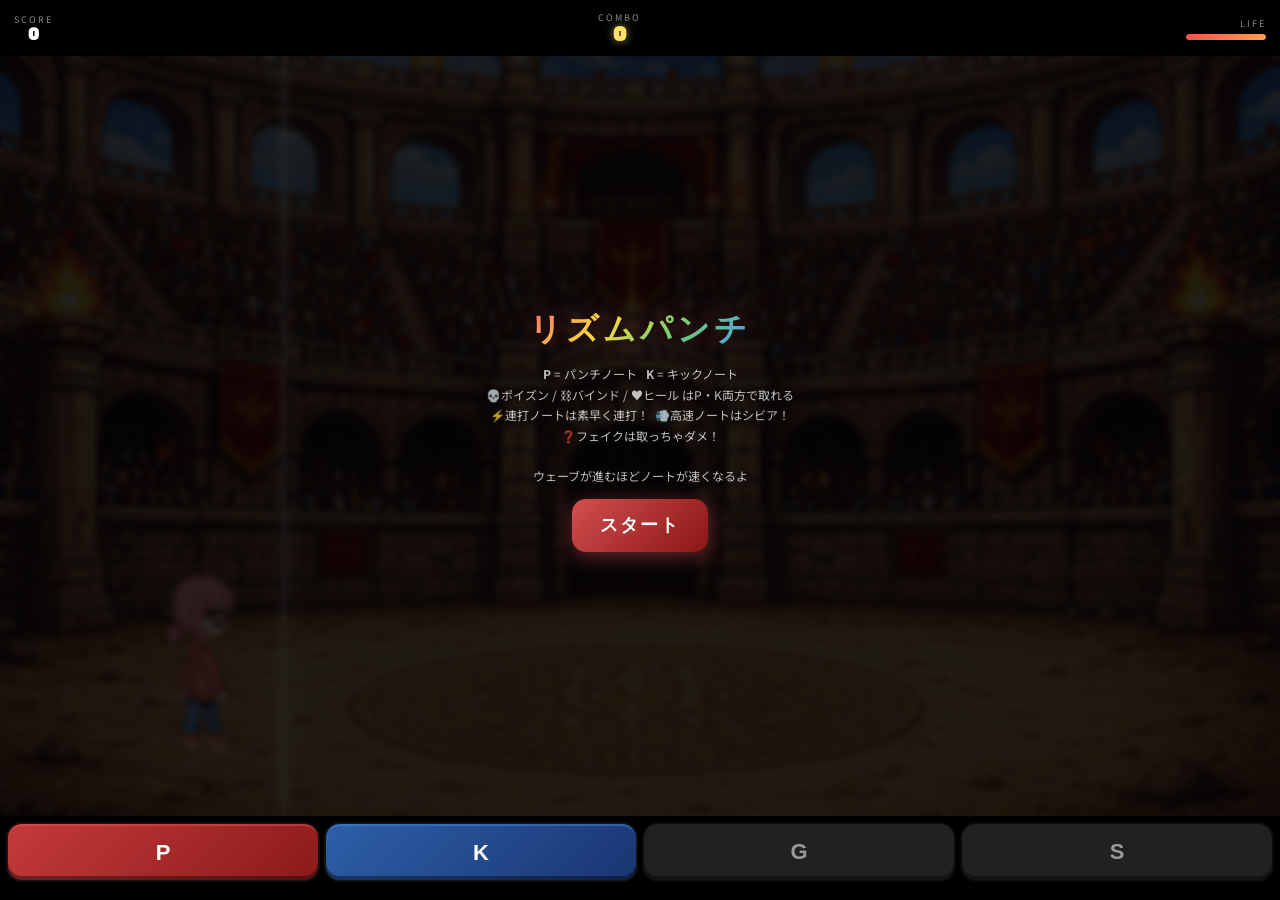
<file: kako/index.html>
<!DOCTYPE html>
<html lang="ja">
<head>
  <meta charset="UTF-8" />
  <meta name="viewport" content="width=device-width, initial-scale=1.0, viewport-fit=cover, user-scalable=no" />
  <title>Rhythm Punch Game</title>
  <style>
    @import url('https://fonts.googleapis.com/css2?family=Black+Han+Sans&family=Noto+Sans+JP:wght@400;700;900&display=swap');

    * { box-sizing: border-box; -webkit-tap-highlight-color: transparent; }
    :root {
      --col-p: #ff4e4e;
      --col-k: #4e9eff;
      --col-bad: #b04eff;
      --col-bind: #aaaaaa;
      --col-heal: #ff6e9e;
      --col-rapid: #ffcc00;
      --col-fast: #00ffcc;
      --col-fake: #ff8c42;
      --col-perfect: #ffe16a;
      --col-good: #7dffb3;
      --col-bad-fb: #ffb36b;
      --col-miss: #9ecbff;
      --glow: 0 0 18px rgba(255,255,255,0.18);
    }
    html, body {
      margin: 0; padding: 0;
      width: 100%; height: 100%;
      overflow: hidden;
      background: #000;
      color: #fff;
      font-family: 'Noto Sans JP', sans-serif;
      touch-action: manipulation;
    }
    body { position: fixed; inset: 0; }

    #gameWrap {
      position: fixed; inset: 0;
      width: 100vw; height: 100dvh;
      background: #000; overflow: hidden;
    }

    /* ── HUD ── */
    #hud {
      position: absolute; top: 0; left: 0; right: 0;
      height: 56px; padding: 0 14px;
      display: flex; justify-content: space-between; align-items: center;
      background: linear-gradient(to bottom, rgba(0,0,0,0.92), transparent);
      z-index: 20;
    }
    .hud-block { display: flex; flex-direction: column; align-items: center; }
    .hud-label { font-size: 9px; letter-spacing: 2px; opacity: 0.55; text-transform: uppercase; }
    .hud-val { font-size: 18px; font-weight: 900; line-height: 1; font-family: 'Black Han Sans', sans-serif; }
    #comboVal { font-size: 22px; color: var(--col-perfect); text-shadow: 0 0 10px rgba(255,225,106,0.6); }
    #waveIndicator {
      position: absolute; top: 56px; left: 0; right: 0;
      text-align: center; font-size: 11px; letter-spacing: 3px;
      color: rgba(255,255,255,0.5); z-index: 20;
    }

    /* ── Game Area ── */
    #gameArea {
      position: absolute; left: 0; right: 0;
      top: 56px; bottom: calc(84px + env(safe-area-inset-bottom));
      overflow: hidden; background: #1a1a2e;
    }
    #bg {
      position: absolute; inset: 0;
      width: 100%; height: 100%;
      object-fit: cover; pointer-events: none; user-select: none;
      opacity: 0.7;
    }

    /* scanlines overlay */
    #gameArea::after {
      content: '';
      position: absolute; inset: 0;
      background: repeating-linear-gradient(
        0deg, transparent, transparent 3px,
        rgba(0,0,0,0.06) 3px, rgba(0,0,0,0.06) 4px
      );
      pointer-events: none; z-index: 1;
    }

    #judgeLine {
      position: absolute; left: 22%; top: 0;
      width: 3px; height: 100%;
      background: rgba(255,255,255,0.55);
      box-shadow: 0 0 14px rgba(255,255,255,0.4), 0 0 30px rgba(255,255,255,0.15);
      z-index: 2;
    }
    #judgeGlow {
      position: absolute; left: calc(22% - 18px); top: 0;
      width: 40px; height: 100%;
      background: linear-gradient(to right, transparent, rgba(255,255,255,0.06), transparent);
      z-index: 2; pointer-events: none;
    }
    #laneLabel {
      position: absolute; left: calc(22% - 16px); top: 12px;
      font-size: 10px; letter-spacing: 2px;
      color: rgba(255,255,255,0.7); z-index: 3;
    }

    #character {
      position: absolute; left: 9%; bottom: 6%;
      width: min(24vw, 180px);
      image-rendering: pixelated; image-rendering: crisp-edges;
      z-index: 4; user-select: none; pointer-events: none;
      transform: translateZ(0);
    }

    /* ── Notes ── */
    .note {
      position: absolute;
      width: clamp(36px, 6vw, 52px); height: clamp(36px, 6vw, 52px);
      border-radius: 50%;
      background: rgba(255,120,120,0.92);
      border: 3px solid rgba(255,255,255,0.85);
      box-shadow: 0 0 14px rgba(255,100,100,0.55);
      transform: translate(-50%, -50%);
      z-index: 3;
      transition: box-shadow 0.05s;
    }
    .note.k-note    { background: rgba(78,158,255,0.92); box-shadow: 0 0 14px rgba(78,158,255,0.55); }
    .note.bad-note  { background: rgba(176,78,255,0.95); box-shadow: 0 0 14px rgba(176,78,255,0.6); }
    .note.bind-note { background: rgba(170,170,170,0.95); box-shadow: 0 0 14px rgba(200,200,200,0.45); }
    .note.heal-note { background: rgba(255,110,158,0.95); box-shadow: 0 0 14px rgba(255,110,158,0.55); }
    .note.rapid-note { background: rgba(255,204,0,0.95); box-shadow: 0 0 14px rgba(255,204,0,0.6); animation: rapidPulse 0.3s infinite alternate; }
    .note.fast-note { background: rgba(0,255,204,0.95); box-shadow: 0 0 14px rgba(0,255,204,0.6); }
    .note.fake-note { background: rgba(255,140,66,0.95); box-shadow: 0 0 14px rgba(255,140,66,0.6); }

    @keyframes rapidPulse { from { transform: translate(-50%,-50%) scale(1); } to { transform: translate(-50%,-50%) scale(1.1); } }

    .note::after {
      content: attr(data-label);
      position: absolute; inset: 0;
      display: flex; align-items: center; justify-content: center;
      font-size: clamp(14px, 2.8vw, 20px); font-weight: bold; color: #fff;
    }

    /* rapid hit counter badge */
    .rapid-count {
      position: absolute;
      top: -12px; right: -8px;
      background: #fff; color: #222;
      font-size: 11px; font-weight: 900;
      border-radius: 999px; padding: 1px 5px;
      line-height: 1.3; pointer-events: none;
    }

    /* ── Feedback ── */
    #feedback {
      position: absolute; left: 50%; top: 12%;
      transform: translateX(-50%);
      font-size: clamp(24px, 5.5vw, 46px); font-weight: 900;
      font-family: 'Black Han Sans', sans-serif;
      text-shadow: 0 0 10px rgba(0,0,0,0.8);
      z-index: 6; opacity: 0;
      transition: opacity 0.1s ease;
      pointer-events: none;
      white-space: nowrap;
    }

    /* combo multiplier display */
    #comboMult {
      position: absolute; left: 50%; top: 22%;
      transform: translateX(-50%);
      font-size: clamp(14px, 3vw, 22px); font-weight: 700;
      color: var(--col-perfect); opacity: 0;
      pointer-events: none; z-index: 6;
      transition: opacity 0.15s;
    }

    /* ── Hit particles canvas ── */
    #fxCanvas {
      position: absolute; inset: 0;
      width: 100%; height: 100%;
      pointer-events: none; z-index: 5;
    }

    /* ── Screen shake ── */
    @keyframes shake {
      0%,100% { transform: translate(0,0); }
      20% { transform: translate(-4px, 2px); }
      40% { transform: translate(4px, -2px); }
      60% { transform: translate(-3px, 3px); }
      80% { transform: translate(3px, -1px); }
    }
    .shaking { animation: shake 0.22s ease; }

    /* ── Judge line flash ── */
    @keyframes judgeFlash {
      0% { opacity: 1; box-shadow: 0 0 30px rgba(255,255,255,0.9); }
      100% { opacity: 1; box-shadow: 0 0 14px rgba(255,255,255,0.4); }
    }
    .judge-flash { animation: judgeFlash 0.18s ease-out; }

    /* ── Controls ── */
    #controls {
      position: absolute; left: 0; right: 0; bottom: 0;
      height: calc(84px + env(safe-area-inset-bottom));
      padding: 8px 8px calc(10px + env(safe-area-inset-bottom));
      background: linear-gradient(to top, rgba(0,0,0,0.97), rgba(0,0,0,0.72));
      display: grid; grid-template-columns: repeat(4, 1fr); gap: 8px;
      z-index: 30;
    }
    .btn {
      appearance: none; border: 0; border-radius: 14px;
      height: 56px; font-size: 22px; font-weight: bold;
      color: white; background: #3b3b3b;
      box-shadow: inset 0 -4px 0 rgba(0,0,0,0.4), 0 0 0 2px rgba(255,255,255,0.07);
      transition: transform 0.06s, box-shadow 0.06s;
    }
    .btn:active { transform: scale(0.95); box-shadow: inset 0 -1px 0 rgba(0,0,0,0.4); }
    #btnP { background: linear-gradient(135deg, #c43a3a, #8b1a1a); border-top: 2px solid rgba(255,100,100,0.4); }
    #btnK { background: linear-gradient(135deg, #2d5fa8, #1a3572); border-top: 2px solid rgba(78,158,255,0.4); }
    #btnG, #btnS { background: #383838; opacity: 0.6; }

    /* ── Overlays ── */
    #startOverlay {
      position: absolute; inset: 0;
      display: flex; flex-direction: column;
      align-items: center; justify-content: center;
      gap: 12px;
      background: rgba(0,0,0,0.82);
      z-index: 40;
      text-align: center; padding: 24px;
      backdrop-filter: blur(3px);
    }
    #startOverlay h1 {
      margin: 0; font-size: 32px;
      font-family: 'Black Han Sans', sans-serif;
      letter-spacing: 4px;
      background: linear-gradient(135deg, #ff6b6b, #ffd93d, #6bcb77, #4d96ff);
      -webkit-background-clip: text; -webkit-text-fill-color: transparent;
      filter: drop-shadow(0 0 12px rgba(255,100,100,0.4));
    }
    .small { font-size: 12px; color: rgba(255,255,255,0.75); line-height: 1.7; }
    .overlay-btn {
      border: 0; border-radius: 14px;
      padding: 14px 28px; font-size: 18px; font-weight: 900;
      background: linear-gradient(135deg, #d24f4f, #8b1515);
      color: #fff; letter-spacing: 2px;
      box-shadow: 0 4px 20px rgba(210,79,79,0.5);
      font-family: 'Black Han Sans', sans-serif;
    }
    .overlay-btn:active { transform: scale(0.97); }

    /* Ranking table */
    #rankingTable {
      width: 100%; max-width: 280px;
      border-collapse: collapse; font-size: 13px;
    }
    #rankingTable th {
      padding: 4px 8px; font-size: 10px;
      letter-spacing: 2px; opacity: 0.5; text-transform: uppercase;
      border-bottom: 1px solid rgba(255,255,255,0.15);
    }
    #rankingTable td {
      padding: 5px 8px; text-align: center;
    }
    #rankingTable tr:first-child td { color: #ffd700; font-weight: 700; }
    #rankingTable tr:nth-child(2) td { color: #c0c0c0; }
    #rankingTable tr:nth-child(3) td { color: #cd7f32; }

    /* Wave flash */
    #waveBanner {
      position: absolute; inset: 0;
      display: flex; align-items: center; justify-content: center;
      z-index: 7; pointer-events: none;
      opacity: 0;
    }
    #waveBanner span {
      font-family: 'Black Han Sans', sans-serif;
      font-size: clamp(32px, 8vw, 60px);
      letter-spacing: 6px;
      background: linear-gradient(135deg, #ffd93d, #ff6b6b);
      -webkit-background-clip: text; -webkit-text-fill-color: transparent;
      filter: drop-shadow(0 0 16px rgba(255,200,80,0.7));
    }
    @keyframes waveFade {
      0%   { opacity: 0; transform: scale(0.7); }
      20%  { opacity: 1; transform: scale(1.05); }
      70%  { opacity: 1; transform: scale(1); }
      100% { opacity: 0; transform: scale(0.95); }
    }
    .wave-show { animation: waveFade 1.4s ease forwards; }

    /* Life bar */
    #lifebar {
      width: 80px; height: 6px;
      background: rgba(255,255,255,0.15); border-radius: 3px;
      margin-top: 4px; overflow: hidden;
    }
    #lifefill {
      height: 100%; border-radius: 3px;
      background: linear-gradient(to right, #ff4e4e, #ff9e4e);
      transition: width 0.2s ease;
    }
  </style>
</head>
<body>
<div id="gameWrap">
  <div id="hud">
    <div class="hud-block">
      <span class="hud-label">SCORE</span>
      <span class="hud-val" id="scoreVal">0</span>
    </div>
    <div class="hud-block">
      <span class="hud-label">COMBO</span>
      <span class="hud-val" id="comboVal">0</span>
    </div>
    <div class="hud-block" style="align-items:flex-end">
      <span class="hud-label">LIFE</span>
      <div id="lifebar"><div id="lifefill" style="width:100%"></div></div>
    </div>
  </div>
  <div id="waveIndicator">WAVE 1</div>

  <div id="gameArea">
    <img id="bg" src="back.png" alt="" />
    <div id="judgeLine"></div>
    <div id="judgeGlow"></div>
    <div id="laneLabel">HIT</div>
    <img id="character" src="st.png" alt="player" />
    <div id="feedback"></div>
    <div id="comboMult"></div>
    <div id="waveBanner"><span></span></div>
    <canvas id="fxCanvas"></canvas>

    <div id="startOverlay">
      <h1>リズムパンチ</h1>
      <div class="small">
        <b>P</b> = パンチノート &nbsp; <b>K</b> = キックノート<br>
        💀ポイズン / ⛓バインド / ♥ヒール はP・K両方で取れる<br>
        ⚡連打ノートは素早く連打！&nbsp; 💨高速ノートはシビア！<br>
        ❓フェイクは取っちゃダメ！<br><br>
        ウェーブが進むほどノートが速くなるよ
      </div>
      <button class="overlay-btn" id="startBtn">スタート</button>
      <div id="rankSection"></div>
    </div>
  </div>

  <div id="controls">
    <button class="btn" id="btnP">P</button>
    <button class="btn" id="btnK">K</button>
    <button class="btn" id="btnG">G</button>
    <button class="btn" id="btnS">S</button>
  </div>
</div>

<script>
// ── Elements ──
const gameArea   = document.getElementById('gameArea');
const character  = document.getElementById('character');
const scoreEl    = document.getElementById('scoreVal');
const comboEl    = document.getElementById('comboVal');
const lifeEl     = document.getElementById('lifefill');
const feedbackEl = document.getElementById('feedback');
const comboMultEl= document.getElementById('comboMult');
const startOverlay = document.getElementById('startOverlay');
const startBtn   = document.getElementById('startBtn');
const btnP       = document.getElementById('btnP');
const btnK       = document.getElementById('btnK');
const waveIndEl  = document.getElementById('waveIndicator');
const waveBanner = document.getElementById('waveBanner');
const waveBannerSpan = waveBanner.querySelector('span');
const fxCanvas   = document.getElementById('fxCanvas');
const fxCtx      = fxCanvas.getContext('2d');
const rankSection= document.getElementById('rankSection');
const judgeLine  = document.getElementById('judgeLine');

// ── Sprites ──
const idleFrames  = ['st.png'];
const punchFrames = ['p1.png','p2.png','p3.png'];
const kickFrames  = ['k1.png','k2.png','k3.png'];
const poisonFrames= ['poi1.png','poi2.png'];

// ── State ──
let notes=[], particles=[], gameRunning=false;
let score=0, combo=0, life=10, maxLife=10;
let lastTime=0, spawnTimer=0, nextSpawn=1.8;
let idleFrameIndex=0, idleTimer=0, isActing=false;
let punchStep=0, kickStep=0, poisonStep=0;
let isBound=false, boundUntil=0, poisonUntil=0;
let wave=1, waveTimer=0, waveDuration=20;
let noteSpeed=240, spawnMin=1.05, spawnRand=0.55;
let comboFlashTimer=0;

const judgeXRatio = 0.22;
const LIFE_MAX = 10;

// ── Preload ──
[...idleFrames,...punchFrames,...kickFrames,...poisonFrames,'back.png','bin-a.png']
  .forEach(s=>{ const i=new Image(); i.src=s; });

// ── Canvas resize ──
function resizeCanvas() {
  fxCanvas.width  = gameArea.clientWidth;
  fxCanvas.height = gameArea.clientHeight;
}
resizeCanvas();
window.addEventListener('resize', resizeCanvas);

// ── Local ranking ──
const RANK_KEY = 'rp_rankings';
function getRankings() {
  try { return JSON.parse(localStorage.getItem(RANK_KEY)) || []; } catch { return []; }
}
function saveRanking(s) {
  const r = getRankings();
  r.push(s);
  r.sort((a,b)=>b-a);
  r.splice(5);
  localStorage.setItem(RANK_KEY, JSON.stringify(r));
}
function renderRankings(highlight) {
  const r = getRankings();
  if (!r.length) { rankSection.innerHTML=''; return; }
  const medals = ['🥇','🥈','🥉','4','5'];
  let rows = r.map((v,i)=>`<tr><td>${medals[i]}</td><td>${v.toLocaleString()}</td></tr>`).join('');
  rankSection.innerHTML = `
    <div style="margin-top:12px;font-size:11px;letter-spacing:2px;opacity:.5;">RANKING</div>
    <table id="rankingTable"><thead><tr><th>RANK</th><th>SCORE</th></tr></thead><tbody>${rows}</tbody></table>
  `;
}

// ── Feedback ──
let fbTimer;
function setFeedback(text, color='#fff') {
  feedbackEl.textContent = text;
  feedbackEl.style.color = color;
  feedbackEl.style.opacity = '1';
  feedbackEl.style.transform = 'translateX(-50%) scale(1.15)';
  clearTimeout(fbTimer);
  feedbackEl.style.transition = 'opacity 0.08s, transform 0.08s';
  requestAnimationFrame(()=>{
    feedbackEl.style.transform = 'translateX(-50%) scale(1)';
  });
  fbTimer = setTimeout(()=>{ feedbackEl.style.opacity='0'; }, 280);
}

// ── Combo multiplier display ──
let cmTimer;
function showComboMult(c) {
  if (c < 5) { comboMultEl.style.opacity='0'; return; }
  const mult = c>=30?'×4':c>=20?'×3':c>=10?'×2':'×1.5';
  comboMultEl.textContent = `COMBO ${mult}`;
  comboMultEl.style.opacity='1';
  clearTimeout(cmTimer);
  cmTimer = setTimeout(()=>{ comboMultEl.style.opacity='0'; }, 700);
}

// ── Score with combo multiplier ──
function addScore(base) {
  const mult = combo>=30?4:combo>=20?3:combo>=10?2:combo>=5?1.5:1;
  const gained = Math.floor(base * mult);
  score += gained;
  return gained;
}

// ── HUD update ──
function updateHud() {
  scoreEl.textContent = score.toLocaleString();
  comboEl.textContent = combo;
  const pct = (life/LIFE_MAX)*100;
  lifeEl.style.width = pct+'%';
  lifeEl.style.background = pct>50
    ? 'linear-gradient(to right,#4eff8e,#4edfff)'
    : pct>25
    ? 'linear-gradient(to right,#ffd93d,#ff8c4e)'
    : 'linear-gradient(to right,#ff4e4e,#ff2020)';
}

// ── Screen shake ──
function screenShake() {
  gameArea.classList.remove('shaking');
  void gameArea.offsetWidth;
  gameArea.classList.add('shaking');
}

// ── Judge line flash ──
function judgeFlash() {
  judgeLine.classList.remove('judge-flash');
  void judgeLine.offsetWidth;
  judgeLine.classList.add('judge-flash');
}

// ── Wave banner ──
function showWaveBanner(w) {
  waveBannerSpan.textContent = w===1?'START!': `WAVE ${w}`;
  waveBanner.classList.remove('wave-show');
  void waveBanner.offsetWidth;
  waveBanner.classList.add('wave-show');
}

// ── Particles ──
function spawnParticles(x, y, color, count=10) {
  for (let i=0;i<count;i++) {
    const angle = Math.random()*Math.PI*2;
    const speed = 60 + Math.random()*160;
    particles.push({
      x, y,
      vx: Math.cos(angle)*speed,
      vy: Math.sin(angle)*speed,
      r: 3+Math.random()*5,
      color,
      life: 0.5+Math.random()*0.4,
      maxLife: 0.5+Math.random()*0.4,
    });
  }
}
function spawnRing(x, y, color) {
  particles.push({ type:'ring', x, y, r:10, maxR:55, life:0.35, maxLife:0.35, color });
}
function updateParticles(dt) {
  fxCtx.clearRect(0,0,fxCanvas.width,fxCanvas.height);
  for (let i=particles.length-1;i>=0;i--) {
    const p=particles[i];
    p.life -= dt;
    if (p.life<=0) { particles.splice(i,1); continue; }
    const alpha = p.life/p.maxLife;
    if (p.type==='ring') {
      p.r += (p.maxR-10)*(dt/p.maxLife);
      fxCtx.beginPath();
      fxCtx.arc(p.x,p.y,p.r,0,Math.PI*2);
      fxCtx.strokeStyle = p.color;
      fxCtx.globalAlpha = alpha*0.7;
      fxCtx.lineWidth = 3;
      fxCtx.stroke();
      fxCtx.globalAlpha=1;
    } else {
      p.x += p.vx*dt;
      p.y += p.vy*dt;
      p.vy += 300*dt; // gravity
      fxCtx.beginPath();
      fxCtx.arc(p.x,p.y,p.r*alpha,0,Math.PI*2);
      fxCtx.fillStyle = p.color;
      fxCtx.globalAlpha = alpha;
      fxCtx.fill();
      fxCtx.globalAlpha=1;
    }
  }
}

// ── Note creation ──
function getProbs() {
  // As wave increases, more special notes
  const w = Math.min(wave, 8);
  if (w<=2) return { p:.35, k:.35, bad:.1, bind:.08, heal:.07, rapid:.05, fast:0, fake:0 };
  if (w<=4) return { p:.28, k:.28, bad:.1, bind:.07, heal:.06, rapid:.1, fast:.07, fake:.04 };
  return      { p:.24, k:.24, bad:.1, bind:.06, heal:.05, rapid:.12, fast:.12, fake:.07 };
}
function createNote() {
  const probs = getProbs();
  const keys = Object.keys(probs);
  let r = Math.random(), cum=0, type='p';
  for (const k of keys) { cum+=probs[k]; if (r<cum) { type=k; break; } }

  const labelMap  = { p:'P', k:'K', bad:'💀', bind:'⛓', heal:'♥', rapid:'⚡', fast:'💨', fake:'❓' };
  const classMap  = { p:'', k:'k-note', bad:'bad-note', bind:'bind-note', heal:'heal-note',
                      rapid:'rapid-note', fast:'fast-note', fake:'fake-note' };

  const note = document.createElement('div');
  note.className = `note ${classMap[type]}`.trim();
  note.dataset.label = labelMap[type];
  gameArea.appendChild(note);

  const startX = gameArea.clientWidth + 50;
  const y      = gameArea.clientHeight * 0.85;

  let hits=0, hitsNeeded=1;
  if (type==='rapid') {
    hitsNeeded = 3 + Math.floor(Math.random()*3); // 3~5
    const badge = document.createElement('div');
    badge.className='rapid-count';
    badge.textContent = hitsNeeded;
    note.appendChild(badge);
  }

  const speed = type==='fast' ? noteSpeed*1.65 : noteSpeed;
  const noteObj = { el:note, x:startX, y, hit:false, type, speed, hits, hitsNeeded };
  notes.push(noteObj);
  renderNote(noteObj);
}

function renderNote(n) {
  n.el.style.left = n.x+'px';
  n.el.style.top  = n.y+'px';
}

// ── Sprite helpers ──
function updateIdleSprite() {
  if (isBound) { character.src='bin-a.png'; return; }
  if (performance.now()<poisonUntil) { character.src=poisonFrames[poisonStep]; return; }
  character.src=idleFrames[0];
}
function playPunchFrame() {
  character.src=punchFrames[punchStep];
  punchStep=(punchStep+1)%punchFrames.length;
  isActing=true;
  clearTimeout(playPunchFrame.t);
  playPunchFrame.t=setTimeout(()=>{ isActing=false; updateIdleSprite(); }, 110);
}
function playKickFrame() {
  character.src=kickFrames[kickStep];
  kickStep=(kickStep+1)%kickFrames.length;
  isActing=true;
  clearTimeout(playKickFrame.t);
  playKickFrame.t=setTimeout(()=>{ isActing=false; updateIdleSprite(); }, 110);
}

// ── Remove note ──
function removeNote(n) {
  if (n.el && n.el.parentNode) n.el.parentNode.removeChild(n.el);
  notes = notes.filter(x=>x!==n);
}

// ── Note color for particles ──
const noteColors = {
  p:'#ff4e4e', k:'#4e9eff', bad:'#b04eff', bind:'#aaa',
  heal:'#ff6e9e', rapid:'#ffcc00', fast:'#00ffcc', fake:'#ff8c42'
};

// ── Judge input ──
function judgeInput(inputType) {
  const judgeX = gameArea.clientWidth * judgeXRatio;
  let best=null, bestDist=Infinity;
  for (const n of notes) {
    if (n.hit) continue;
    const d=Math.abs(n.x-judgeX);
    if (d<bestDist) { bestDist=d; best=n; }
  }

  if (!best || bestDist>72) {
    combo=0; setFeedback('MISS','#9ecbff'); updateHud(); return;
  }

  const nx = best.x, ny = best.y;
  const col = noteColors[best.type] || '#fff';

  // ── Fake note ──
  if (best.type==='fake') {
    best.hit=true; removeNote(best);
    life = Math.max(0, life-2);
    combo=0;
    setFeedback('FAKE!','#ff8c42');
    screenShake();
    spawnParticles(nx,ny,'#ff8c42',8);
    updateHud(); if (life<=0) gameOver(); return;
  }

  // ── Special: bad/bind/heal ──
  if (best.type==='bad') {
    best.hit=true; removeNote(best);
    life=Math.max(0,life-3); combo=0;
    poisonUntil=performance.now()+5000; poisonStep=0; idleTimer=0;
    character.src=poisonFrames[0];
    setFeedback('POISON','#d38cff');
    screenShake();
    spawnParticles(nx,ny,'#b04eff',12);
    spawnRing(nx,ny,'rgba(176,78,255,0.8)');
    updateHud(); if (life<=0) gameOver(); return;
  }
  if (best.type==='bind') {
    best.hit=true; removeNote(best);
    combo=0; isBound=true; boundUntil=performance.now()+3000;
    character.src='bin-a.png';
    setFeedback('BIND','#d0d0d0');
    spawnParticles(nx,ny,'#aaa',8);
    updateHud(); return;
  }
  if (best.type==='heal') {
    best.hit=true; removeNote(best);
    life=Math.min(LIFE_MAX,life+3);
    setFeedback('HEAL +3','#ff8fb1');
    spawnParticles(nx,ny,'#ff6e9e',10);
    spawnRing(nx,ny,'rgba(255,110,158,0.7)');
    updateHud(); return;
  }

  // ── Rapid note ──
  if (best.type==='rapid') {
    best.hits++;
    const badge = best.el.querySelector('.rapid-count');
    const remaining = best.hitsNeeded - best.hits;
    if (badge) badge.textContent = remaining > 0 ? remaining : '!';
    spawnParticles(nx,ny,'#ffcc00',5);
    judgeFlash();
    if (best.hits>=best.hitsNeeded) {
      best.hit=true; removeNote(best);
      addScore(200*best.hitsNeeded); combo++;
      setFeedback('RAPID!!','#ffcc00');
      spawnParticles(nx,ny,'#ffcc00',16);
      spawnRing(nx,ny,'rgba(255,204,0,0.8)');
      showComboMult(combo);
    } else {
      addScore(80);
      setFeedback('HIT!','#ffdd88');
    }
    updateHud(); return;
  }

  // ── Wrong key ──
  const isNormal = best.type==='p'||best.type==='k'||best.type==='fast';
  if (isNormal && best.type!==inputType && !(best.type==='fast' && (inputType==='p'||inputType==='k'))) {
    // fast accepts both
    if (best.type!=='fast') {
      combo=0; setFeedback('WRONG','#ff9de1'); updateHud(); return;
    }
  }

  // ── Normal / fast judgment ──
  best.hit=true; removeNote(best);
  judgeFlash();
  spawnParticles(nx,ny,col,10);

  if (bestDist<=20) {
    addScore(300); combo++;
    setFeedback('PERFECT','#ffe16a');
    spawnRing(nx,ny,'rgba(255,225,106,0.9)');
  } else if (bestDist<=44) {
    addScore(150); combo++;
    setFeedback('GOOD','#7dffb3');
    spawnRing(nx,ny,'rgba(125,255,179,0.7)');
  } else {
    addScore(50); combo=0;
    setFeedback('BAD','#ffb36b');
  }
  showComboMult(combo);
  updateHud();
}

// ── Actions ──
function punch() { if (!gameRunning||isBound) return; playPunchFrame(); judgeInput('p'); }
function kick()  { if (!gameRunning||isBound) return; playKickFrame();  judgeInput('k'); }

// ── Update idle ──
function updateIdle(dt) {
  idleTimer+=dt;
  if (isBound) { character.src='bin-a.png'; return; }
  if (performance.now()<poisonUntil) {
    if (!isActing && idleTimer>=0.18) { idleTimer=0; playPoisonFrame(); }
    return;
  }
  if (!isActing && idleTimer>=0.16) {
    idleTimer=0; character.src=idleFrames[0];
  }
}
function playPoisonFrame() {
  character.src=poisonFrames[poisonStep];
  poisonStep=(poisonStep+1)%poisonFrames.length;
}

// ── Update notes ──
function updateNotes(dt) {
  const judgeLeft = gameArea.clientWidth*judgeXRatio - 78;
  const now = performance.now();
  if (isBound && now>=boundUntil) { isBound=false; updateIdleSprite(); }

  for (let i=notes.length-1;i>=0;i--) {
    const n=notes[i];
    n.x -= (n.speed||noteSpeed)*dt;
    renderNote(n);
    if (n.x < judgeLeft && !n.hit) {
      combo=0;
      const safe = n.type==='bad'||n.type==='bind'||n.type==='heal';
      if (!safe) {
        life--;
        if (n.type!=='fake') setFeedback('MISS','#9ecbff');
        updateHud();
      }
      removeNote(n);
      if (life<=0) { gameOver(); return; }
    }
  }
}

// ── Wave system ──
function updateWave(dt) {
  waveTimer+=dt;
  if (waveTimer>=waveDuration) {
    waveTimer=0; wave++;
    waveIndEl.textContent=`WAVE ${wave}`;
    noteSpeed = 240 + (wave-1)*22;
    spawnMin  = Math.max(0.55, 1.05-(wave-1)*0.07);
    spawnRand = Math.max(0.2, 0.55-(wave-1)*0.04);
    showWaveBanner(wave);
  }
}

// ── Spawn ──
function updateSpawn(dt) {
  spawnTimer+=dt;
  if (spawnTimer>=nextSpawn) {
    spawnTimer=0;
    createNote();
    nextSpawn = spawnMin + Math.random()*spawnRand;
  }
}

// ── Game loop ──
function gameLoop(ts) {
  if (!gameRunning) return;
  if (!lastTime) lastTime=ts;
  const dt = Math.min((ts-lastTime)/1000, 0.033);
  lastTime=ts;
  updateIdle(dt);
  updateNotes(dt);
  updateSpawn(dt);
  updateWave(dt);
  updateParticles(dt);
  requestAnimationFrame(gameLoop);
}

// ── Reset ──
function resetGame() {
  notes.forEach(n=>n.el.remove());
  notes=[]; particles=[];
  score=0; combo=0; life=LIFE_MAX;
  idleFrameIndex=0; idleTimer=0; spawnTimer=0;
  nextSpawn=1.8; isActing=false;
  punchStep=0; kickStep=0; poisonStep=0;
  isBound=false; boundUntil=0; poisonUntil=0;
  wave=1; waveTimer=0;
  noteSpeed=240; spawnMin=1.05; spawnRand=0.55;
  character.src=idleFrames[0];
  waveIndEl.textContent='WAVE 1';
  fxCtx.clearRect(0,0,fxCanvas.width,fxCanvas.height);
  updateHud();
  feedbackEl.style.opacity='0';
  comboMultEl.style.opacity='0';
}

function startGame() {
  resetGame();
  gameRunning=true; lastTime=0;
  startOverlay.style.display='none';
  showWaveBanner(1);
  requestAnimationFrame(gameLoop);
}

function gameOver() {
  gameRunning=false;
  saveRanking(score);
  screenShake();
  setFeedback('GAME OVER','#ff8c8c');
  const r=getRankings();
  const rank=r.indexOf(score)+1;
  const rankStr=rank===1?'🏆 NEW RECORD!':rank===2?'🥈 2nd':rank===3?'🥉 3rd':`${rank}位`;
  startOverlay.innerHTML=`
    <h1>GAME OVER</h1>
    <div class="small">WAVE ${wave} &nbsp;|&nbsp; Score: <b>${score.toLocaleString()}</b><br>${rankStr}</div>
    <button class="overlay-btn" id="restartBtn">RETRY</button>
    <div id="rankSection"></div>
  `;
  startOverlay.style.display='flex';
  document.getElementById('restartBtn').addEventListener('click',startGame,{once:true});
  // re-get rankSection
  renderRankings(score);
}

// ── Input ──
btnP.addEventListener('pointerdown',e=>{ e.preventDefault(); punch(); });
btnK.addEventListener('pointerdown',e=>{ e.preventDefault(); kick(); });
startBtn.addEventListener('click',()=>{ renderRankings(); startGame(); });
window.addEventListener('keydown',e=>{
  if (e.key.toLowerCase()==='p') punch();
  if (e.key.toLowerCase()==='k') kick();
});
window.addEventListener('resize',()=>{ notes.forEach(renderNote); resizeCanvas(); });

// ── Init: show rankings on start screen ──
renderRankings();
</script>
</body>
</html>
</file>
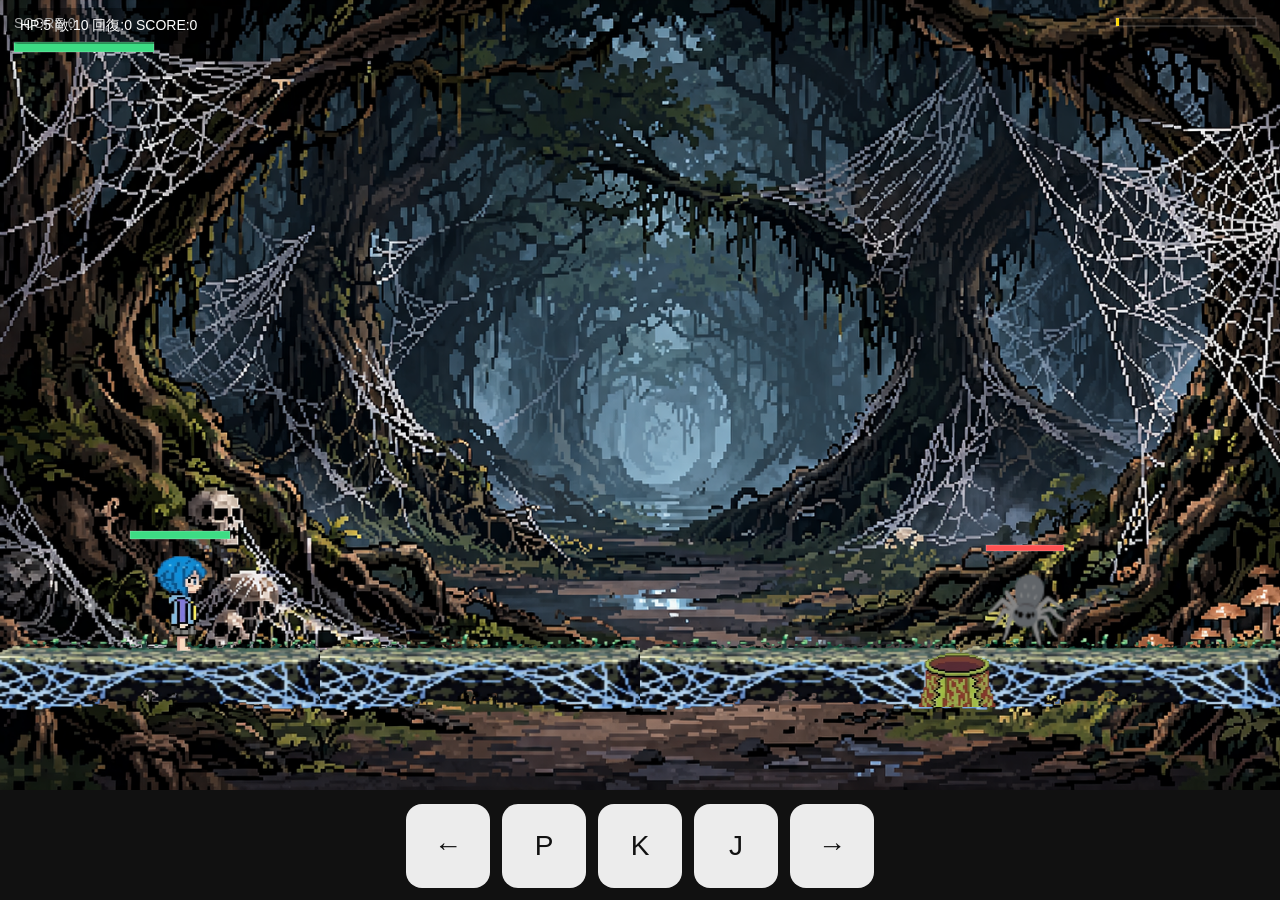
<file: sui/index.html>
<!DOCTYPE html>
<html lang="ja">
<head>
  <meta charset="UTF-8" />
  <meta
    name="viewport"
    content="width=device-width, initial-scale=1.0, maximum-scale=1.0, user-scalable=no"
  />
  <title>2D Belt Action</title>
  <link rel="stylesheet" href="style.css" />
</head>
<body>
  <canvas id="gameCanvas"></canvas>

  <div id="hud">
    <span id="msg">loading...</span>
  </div>

  <div class="controls">
    <button id="left" type="button">←</button>
    <button id="punch" type="button">P</button>
    <button id="kick" type="button">K</button>
    <button id="jump" type="button">J</button>
    <button id="right" type="button">→</button>
  </div>

  <script src="game-entities.js"></script>
  <script src="game-render.js"></script>
  <script src="game-core.js"></script>
</body>
</html>
</file>
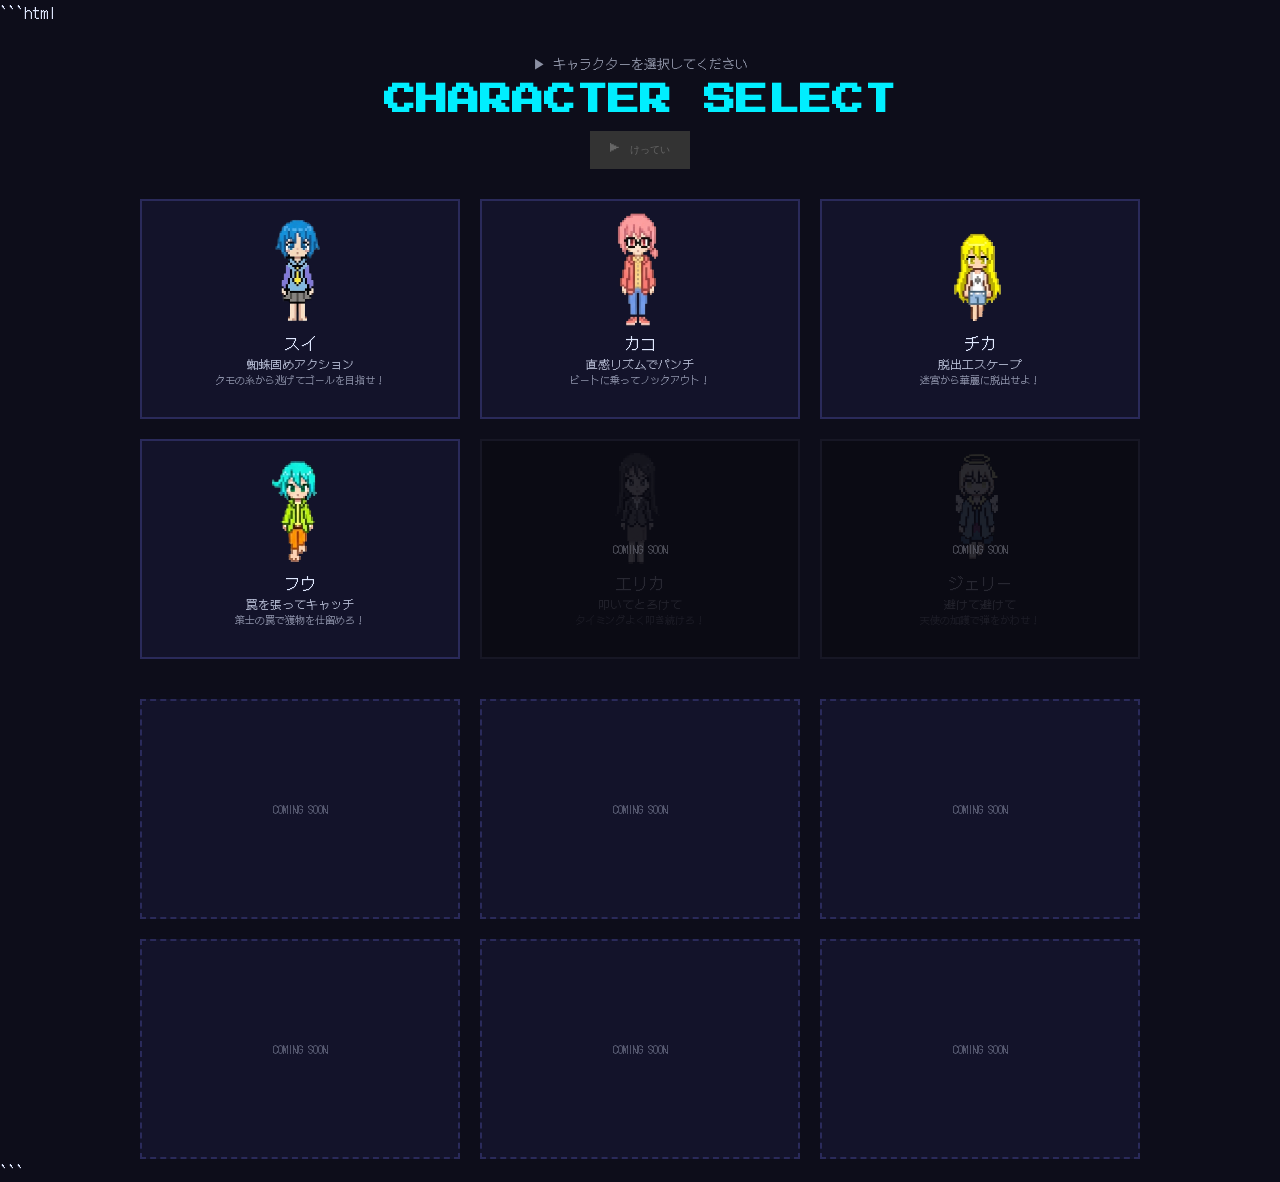
<file: character_select.html>
```html
<!DOCTYPE html>
<html lang="ja">
<head>
<meta charset="UTF-8">
<meta name="viewport" content="width=device-width, initial-scale=1.0">
<title>キャラクターセレクト</title>

<style>
@import url('https://fonts.googleapis.com/css2?family=Press+Start+2P&family=DotGothic16&display=swap');

:root {
  --bg: #0d0d1a;
  --panel: #13132a;
  --border: #2a2a5a;
  --accent: #00eeff;
  --gold: #ffd700;
  --text: #e0e8ff;
}

* { margin:0; padding:0; box-sizing:border-box; }

body {
  background: var(--bg);
  min-height: 100vh;
  font-family: 'DotGothic16', monospace;
  color: var(--text);
}

/* ===== ヘッダー ===== */
.header {
  text-align:center;
  margin:30px 0;
}

.select-text {
  font-size:13px;
  opacity:0.6;
  margin-bottom:10px;
}

.header h1 {
  font-family:'Press Start 2P';
  color:var(--accent);
  margin-bottom:15px;
}

/* ボタン */
.confirm-btn {
  background: var(--gold);
  color:#000;
  border:none;
  font-family:'Press Start 2P';
  font-size:10px;
  padding:12px 20px;
  cursor:pointer;
}

.confirm-btn:disabled {
  background:#333;
  color:#666;
}

/* ===== グリッド ===== */
.grid {
  display:grid;
  grid-template-columns:repeat(3,1fr);
  gap:20px;
  max-width:1000px;
  margin:auto;
}

/* ===== カード ===== */
.card {
  background: var(--panel);
  border:2px solid var(--border);
  padding:10px;
  cursor:pointer;
  position:relative;
  text-align:center;
  height:220px;
}

.card img {
  height:120px;
  image-rendering:pixelated;
}

/* ===== ロック ===== */
.card.locked {
  opacity:0.35;
  pointer-events:none;
  filter:grayscale(70%);
}

.card.locked::after {
  content:"COMING SOON";
  position:absolute;
  inset:0;
  display:flex;
  align-items:center;
  justify-content:center;
  font-size:10px;
  background:rgba(0,0,0,0.6);
}

/* ===== 未来ボックス（サイズ完全一致） ===== */
.future-grid {
  margin-top:40px;
  display:grid;
  grid-template-columns:repeat(3,1fr);
  gap:20px;
  max-width:1000px;
  margin-left:auto;
  margin-right:auto;
}

.future-card {
  height:220px;
  background: var(--panel);
  border:2px dashed var(--border);
  position:relative;
}

.future-card::after {
  content:"COMING SOON";
  position:absolute;
  inset:0;
  display:flex;
  align-items:center;
  justify-content:center;
  font-size:10px;
  opacity:0.4;
}
</style>
</head>

<body>

<audio id="bgm" src="Starting_Lineup.mp3" loop></audio>

<div class="header">
  <!-- 一番上に移動 -->
  <div class="select-text">▶ キャラクターを選択してください</div>
  <h1>CHARACTER SELECT</h1>
  <button class="confirm-btn" id="confirm-btn" disabled>▶ けってい</button>
</div>

<div class="grid" id="grid"></div>

<div class="future-grid" id="future-grid"></div>

<script>

/* ===== BGM ===== */
const bgm = document.getElementById("bgm");
bgm.volume = 0.1;
document.body.addEventListener("click", () => {
  if (bgm.paused) bgm.play();
}, { once:true });

/* ===== 画像（そのまま使う） ===== */
const IMGS = {
  sui: "sui.png",
  kako: "kako.png",
  chika: "chika.png",
  fuu: "fuu.png",
  erika: "erika.png",
  jely: "jely.png"
};

/* ===== データ ===== */
const CHARS = [
  {key:"sui", name:"スイ", game:"蜘蛛固めアクション", desc:"クモの糸から逃げてゴールを目指せ！", link:"sui/index.html"},
  {key:"kako", name:"カコ", game:"直感リズムでパンチ", desc:"ビートに乗ってノックアウト！", link:"kako/index.html"},
  {key:"chika", name:"チカ", game:"脱出エスケープ", desc:"迷宮から華麗に脱出せよ！", link:"chika/escape_game.html"},
  {key:"fuu", name:"フウ", game:"罠を張ってキャッチ", desc:"策士の罠で獲物を仕留めろ！", link:"fuu/index.html"},
  {key:"erika", name:"エリカ", game:"叩いてとろけて", desc:"タイミングよく叩き続けろ！", link:"erika/index.html"},
  {key:"jely", name:"ジェリー", game:"避けて避けて", desc:"天使の加護で弾をかわせ！", link:"jely/index.html"}
];

const grid = document.getElementById("grid");
const btn = document.getElementById("confirm-btn");

let selected = null;

/* ===== カード生成 ===== */
CHARS.forEach(char=>{
  const card = document.createElement("div");
  card.className = "card";

  card.innerHTML = `
    <img src="${IMGS[char.key]}">
    <div>${char.name}</div>
    <div style="font-size:12px;opacity:0.8">${char.game}</div>
    <div style="font-size:10px;opacity:0.6">${char.desc}</div>
  `;

  if (char.key==="erika" || char.key==="jely") {
    card.classList.add("locked");
  } else {
    card.onclick = ()=>{
      selected = char;
      btn.disabled = false;
    };
  }

  grid.appendChild(card);
});

/* ===== 決定 ===== */
btn.onclick = ()=>{
  if(selected){
    location.href = selected.link;
  }
};

/* ===== ？ボックス ===== */
const future = document.getElementById("future-grid");

for(let i=0;i<6;i++){
  const box = document.createElement("div");
  box.className = "future-card";
  future.appendChild(box);
}

</script>

</body>
</html>
```
</file>
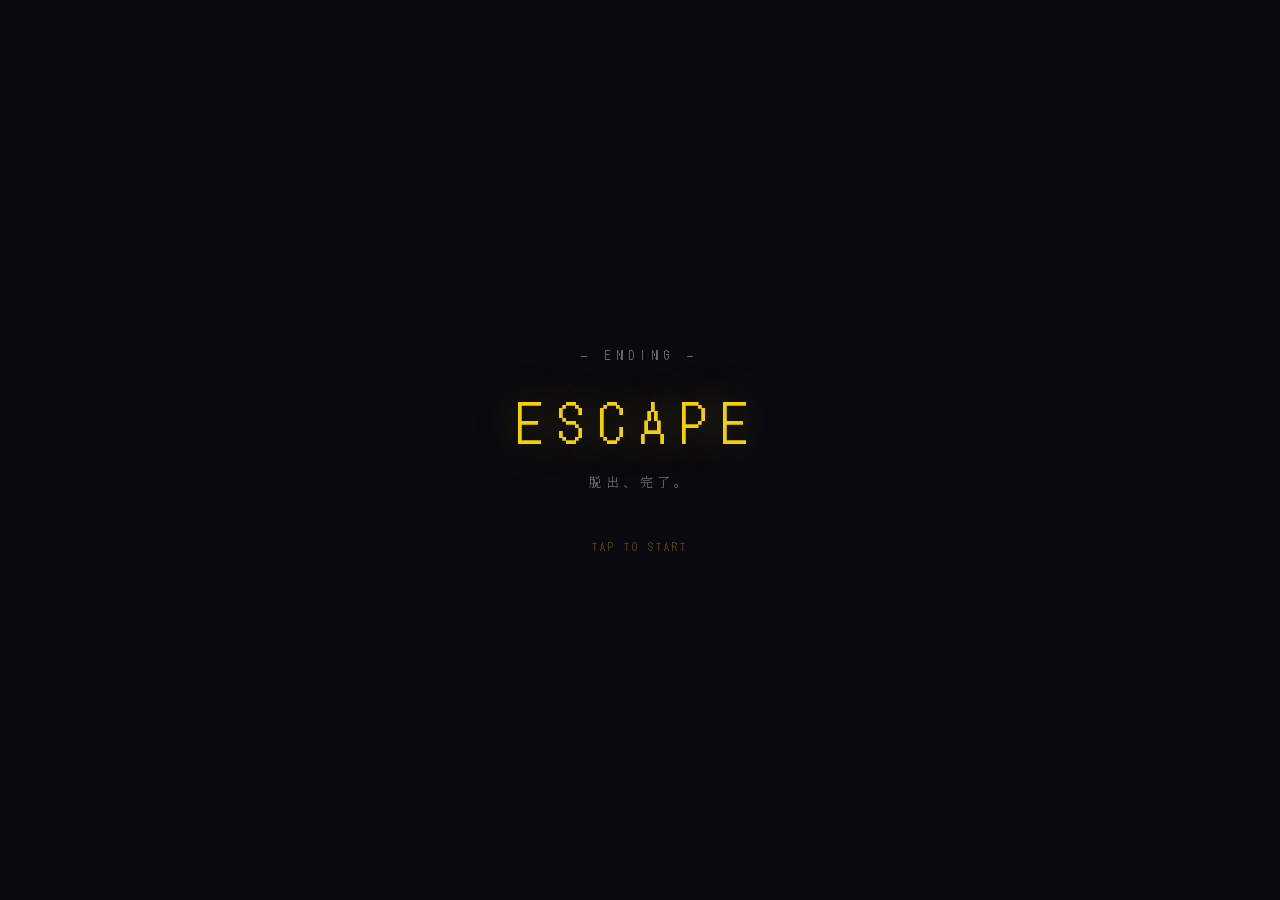
<file: chika/ending.html>
<!DOCTYPE html>
<html lang="ja">
<head>
<meta charset="UTF-8">
<meta name="viewport" content="width=device-width, initial-scale=1.0, maximum-scale=1.0, user-scalable=no">
<title>ENDING — ESCAPE</title>
<style>
@import url('https://fonts.googleapis.com/css2?family=Shippori+Mincho:wght@400;600&family=DotGothic16&display=swap');

:root {
  --bg: #09090f;
  --surface: #0e0e18;
  --border: rgba(255,255,255,0.08);
  --accent: #f5d000;
  --text: #ede8df;
  --dim: rgba(237,232,223,0.45);
  --name-color: #f5d000;
  --box-bg: rgba(9,9,15,0.82);
}

* { margin:0; padding:0; box-sizing:border-box; -webkit-tap-highlight-color:transparent; }

html, body {
  width:100%; height:100%;
  background:var(--bg);
  overflow:hidden;
  touch-action:none;
  user-select:none;
  cursor:pointer;
}

/* ===== SCENE WRAPPER ===== */
#scene {
  position: fixed;
  inset: 0;
  display: flex;
  flex-direction: column;
  align-items: center;
  justify-content: flex-start;
  z-index: 1;
}

/* ===== BACKGROUND ===== */
#bg-layer {
  position: absolute;
  inset: 0;
  background: radial-gradient(ellipse 80% 60% at 50% 30%, #12112a 0%, #09090f 100%);
  transition: background 1.2s ease;
}

/* ノイズテクスチャ */
#bg-layer::after {
  content: '';
  position: absolute;
  inset: 0;
  background-image: url("data:image/svg+xml,%3Csvg xmlns='http://www.w3.org/2000/svg' width='200' height='200'%3E%3Cfilter id='n'%3E%3CfeTurbulence type='fractalNoise' baseFrequency='0.75' numOctaves='4' stitchTiles='stitch'/%3E%3C/filter%3E%3Crect width='200' height='200' filter='url(%23n)' opacity='0.04'/%3E%3C/svg%3E");
  pointer-events: none;
}

/* 光のライン装飾 */
.deco-line {
  position: absolute;
  background: linear-gradient(90deg, transparent, rgba(245,208,0,0.08), transparent);
  height: 1px;
  width: 70%;
  left: 15%;
}
.deco-line.top    { top: 18%; }
.deco-line.bottom { bottom: 18%; }

/* ===== ILLUST FRAME ===== */
#illust-area {
  position: absolute;
  top: 0;
  left: 0;
  right: 0;
  bottom: min(220px, 35vh);
  display: flex;
  align-items: flex-end;
  justify-content: center;
  pointer-events: none;
}

#illust-frame {
  position: relative;
  display: flex;
  align-items: flex-end;
  justify-content: center;
  transition: opacity 0.6s ease, transform 0.6s ease;
}

/* 仮置き四角 */
#illust-placeholder {
  width: min(300px, 72vw);
  height: min(380px, 55vw);
  /* ↑ 後でイラストに合わせてサイズ変更 */
  background: linear-gradient(160deg, #1a1830 0%, #120f22 60%, #1a1020 100%);
  border: 1px solid rgba(245,208,0,0.18);
  display: flex;
  align-items: center;
  justify-content: center;
  flex-direction: column;
  gap: 8px;
  position: relative;
  overflow: hidden;
}

/* 仮置きの内側装飾 */
#illust-placeholder::before {
  content: '';
  position: absolute;
  inset: 12px;
  border: 1px dashed rgba(245,208,0,0.12);
}
#illust-placeholder::after {
  content: '[ ILLUST ]';
  font-family: 'DotGothic16', monospace;
  font-size: 11px;
  color: rgba(245,208,0,0.25);
  letter-spacing: 4px;
}

/* 実際のイラスト画像（後で使う） */
#illust-img {
  width: 100%;
  height: 100%;
  object-fit: contain;
  display: none; /* イラスト差し替え時に display:block にする */
  image-rendering: pixelated;
}

/* キャラ入場アニメ */
#illust-frame.enter {
  animation: charEnter 0.7s cubic-bezier(.22,1,.36,1) forwards;
}
@keyframes charEnter {
  from { opacity: 0; transform: translateY(18px); }
  to   { opacity: 1; transform: translateY(0); }
}
#illust-frame.exit {
  animation: charExit 0.5s ease-in forwards;
}
@keyframes charExit {
  to { opacity: 0; transform: translateY(-10px); }
}

/* ===== TEXT BOX ===== */
#textbox {
  position: absolute;
  bottom: 0;
  left: 0; right: 0;
  min-height: min(200px, 32vh);
  padding: clamp(16px,4vw,24px) clamp(16px,5vw,32px) clamp(20px,5vw,28px);
  background: var(--box-bg);
  backdrop-filter: blur(12px);
  -webkit-backdrop-filter: blur(12px);
  border-top: 1px solid var(--border);
  display: flex;
  flex-direction: column;
  gap: 10px;
  transition: opacity 0.4s;
}

/* 上辺の光ライン */
#textbox::before {
  content: '';
  position: absolute;
  top: 0; left: 10%; right: 10%; height: 1px;
  background: linear-gradient(90deg, transparent, rgba(245,208,0,0.4), transparent);
}

/* 名前プレート */
#name-plate {
  display: inline-flex;
  align-items: center;
  gap: 8px;
  min-height: 22px;
}
#char-name {
  font-family: 'DotGothic16', monospace;
  font-size: clamp(12px, 3.5vw, 14px);
  color: var(--name-color);
  letter-spacing: 3px;
  transition: opacity 0.3s;
}
.name-dash {
  width: 20px; height: 1px;
  background: rgba(245,208,0,0.4);
}

/* メッセージ本文 */
#message-text {
  font-family: 'Shippori Mincho', serif;
  font-size: clamp(14px, 4vw, 17px);
  color: var(--text);
  line-height: 1.95;
  letter-spacing: 0.04em;
  min-height: 3.9em; /* 2行分確保 */
  position: relative;
}

/* タイプライターカーソル */
#cursor {
  display: inline-block;
  width: 2px;
  height: 1em;
  background: var(--text);
  vertical-align: text-bottom;
  margin-left: 2px;
  animation: cursorBlink 0.8s steps(1) infinite;
}
@keyframes cursorBlink { 50% { opacity: 0; } }

/* 続きを示す▼ */
#next-indicator {
  position: absolute;
  right: 0; bottom: -6px;
  font-size: 10px;
  color: var(--accent);
  opacity: 0;
  animation: indicatorBounce 1s ease-in-out infinite;
  transition: opacity 0.4s;
}
#next-indicator.show { opacity: 1; }
@keyframes indicatorBounce {
  0%,100% { transform: translateY(0); }
  50%      { transform: translateY(4px); }
}

/* テキストボックス下部 */
#textbox-footer {
  display: flex;
  justify-content: space-between;
  align-items: center;
  margin-top: auto;
}
#progress-text {
  font-family: 'DotGothic16', monospace;
  font-size: 10px;
  color: var(--dim);
  letter-spacing: 2px;
}
#skip-btn {
  font-family: 'DotGothic16', monospace;
  font-size: 10px;
  color: var(--dim);
  letter-spacing: 2px;
  cursor: pointer;
  padding: 4px 8px;
  border: 1px solid rgba(255,255,255,0.08);
  transition: all 0.2s;
}
#skip-btn:hover, #skip-btn:active { color: var(--accent); border-color: var(--accent); }

/* ===== SCENE TRANSITION ===== */
#transition-overlay {
  position: fixed;
  inset: 0;
  background: #09090f;
  z-index: 100;
  pointer-events: none;
  opacity: 0;
  transition: opacity 0.5s;
}
#transition-overlay.fade-in  { opacity: 1; }
#transition-overlay.fade-out { opacity: 0; }

/* ===== TITLE CARD (冒頭タイトル演出用) ===== */
#title-card {
  position: fixed;
  inset: 0;
  display: flex;
  flex-direction: column;
  align-items: center;
  justify-content: center;
  z-index: 90;
  background: #09090f;
  opacity: 0;
  pointer-events: none;
  transition: opacity 0.8s;
}
#title-card.show { opacity: 1; pointer-events: all; }

.title-eyebrow {
  font-family: 'DotGothic16', monospace;
  font-size: clamp(10px,3vw,12px);
  color: var(--dim);
  letter-spacing: 6px;
  margin-bottom: 20px;
  animation: fadeUp 1s ease 0.3s both;
}
.title-main {
  font-family: 'DotGothic16', monospace;
  font-size: clamp(28px,9vw,52px);
  color: var(--accent);
  letter-spacing: clamp(8px,3vw,16px);
  text-shadow: 0 0 40px rgba(245,208,0,0.4);
  animation: fadeUp 1s ease 0.6s both;
}
.title-sub {
  font-family: 'Shippori Mincho', serif;
  font-size: clamp(11px,3vw,13px);
  color: var(--dim);
  letter-spacing: 4px;
  margin-top: 14px;
  animation: fadeUp 1s ease 0.9s both;
}
.title-tap {
  font-family: 'DotGothic16', monospace;
  font-size: 10px;
  color: rgba(245,208,0,0.35);
  letter-spacing: 3px;
  margin-top: 48px;
  animation: fadeUp 1s ease 1.4s both, blink 1.4s steps(1) 2s infinite;
}
@keyframes fadeUp {
  from { opacity:0; transform:translateY(12px); }
  to   { opacity:1; transform:none; }
}
@keyframes blink { 50% { opacity:0; } }

/* ===== AUTO NEXT INDICATOR ===== */
#auto-bar {
  position: fixed;
  bottom: 0;
  left: 0;
  height: 2px;
  background: var(--accent);
  width: 0%;
  opacity: 0;
  transition: width linear, opacity 0.3s;
  z-index: 50;
}

/* ===== PARTICLE ===== */
.particle {
  position: fixed;
  width: 2px; height: 2px;
  background: rgba(245,208,0,0.5);
  border-radius: 50%;
  pointer-events: none;
  animation: particleFall linear infinite;
  z-index: 1;
}
@keyframes particleFall {
  from { transform: translateY(-10px); opacity: 0.6; }
  to   { transform: translateY(100vh); opacity: 0; }
}
</style>
</head>
<body>

<!-- フェードオーバーレイ -->
<div id="transition-overlay"></div>

<!-- タイトルカード -->
<div id="title-card" class="show">
  <div class="title-eyebrow">— ENDING —</div>
  <div class="title-main">ESCAPE</div>
  <div class="title-sub">脱出、完了。</div>
  <div class="title-tap" id="title-tap">TAP TO START</div>
</div>

<!-- シーン本体 -->
<div id="scene">

  <!-- 背景 -->
  <div id="bg-layer">
    <div class="deco-line top"></div>
    <div class="deco-line bottom"></div>
  </div>

  <!-- イラスト -->
  <div id="illust-area">
    <div id="illust-frame">
      <img id="illust-img" src="illust.jpg" alt="character"
           style="max-width:min(340px,80vw);max-height:calc(100vh - min(220px,35vh) - 20px);width:auto;height:auto;object-fit:contain;display:block;">
    </div>
  </div>

  <!-- テキストボックス -->
  <div id="textbox">
    <div id="name-plate">
      <span id="char-name"></span>
      <div class="name-dash" id="name-dash" style="display:none"></div>
    </div>
    <div id="message-text">
      <span id="message-body"></span>
      <span id="cursor"></span>
      <div id="next-indicator">▼</div>
    </div>
    <div id="textbox-footer">
      <div id="progress-text">0 / 0</div>
      <div id="skip-btn" onclick="skipAll()">SKIP ▶▶</div>
    </div>
  </div>

</div>

<!-- 自動送りバー -->
<div id="auto-bar"></div>

<script>
// ============================================================
// SCRIPT DATA
// ============================================================
// 各エントリの構造:
// {
//   name: "キャラ名" or "" (地の文は空),
//   text: "セリフ or 地の文",
//   illust: "normal" | "surprised" | "smile" | ... (後でイラスト差し替え時に使用),
//   bg: "dark" | "light" | null,  // 背景変更
//   speed: 40,  // タイプ速度ms（省略で40）
//   pause: 0,   // 表示後の自動待機ms（省略で0＝手動送り）
// }

const SCRIPT = [
  {
    name: "",
    text: "ふぅ、なんとかなったようだ",
    illust: "normal",
    speed: 50,
  },
  {
    name: "",
    text: "まったく、手のかかる部屋だったよ",
    illust: "normal",
    speed: 45,
  },
  {
    name: "",
    text: "……そこの君。君のことだよ",
    illust: "normal",
    speed: 45,
  },
  {
    name: "",
    text: "礼を言うのは柄じゃないのだがね",
    illust: "normal",
    speed: 45,
  },
  {
    name: "",
    text: "ま、悪くない働きだったよ。認めてあげよう",
    illust: "normal",
    speed: 45,
  },
  {
    name: "",
    text: "君がいなければ今頃まだあの部屋で途方に暮れていたかもしれない",
    illust: "normal",
    speed: 45,
  },
  {
    name: "",
    text: "……ありがとう、と言っておくよ。一度だけ、ね",
    illust: "smile",
    speed: 55,
  },
  {
    name: "",
    text: "また次があるなら、そのときも頼むよ",
    illust: "smile",
    speed: 45,
  },
];

// ============================================================
// ENGINE
// ============================================================
let idx = 0;
let typing = false;
let typeTimer = null;
let charIdx = 0;
let waitingNext = false;

// タイトルカードのタップ
document.getElementById('title-card').addEventListener('click', startNovel);
document.getElementById('title-card').addEventListener('touchend', e => { e.preventDefault(); startNovel(); });

function startNovel() {
  const card = document.getElementById('title-card');
  card.style.opacity = '0';
  card.style.transition = 'opacity 0.6s';
  setTimeout(() => {
    card.style.display = 'none';
    spawnParticles();
    showEntry(0);
  }, 650);
}

function showEntry(i) {
  if (i >= SCRIPT.length) { onEnd(); return; }
  idx = i;
  const entry = SCRIPT[i];
  waitingNext = false;

  // 名前
  const nameEl = document.getElementById('char-name');
  const dashEl = document.getElementById('name-dash');
  if (entry.name) {
    nameEl.textContent = entry.name;
    dashEl.style.display = 'block';
  } else {
    nameEl.textContent = '';
    dashEl.style.display = 'none';
  }

  // イラスト切り替え（後で拡張）
  updateIllust(entry.illust || 'normal');

  // 背景変更
  if (entry.bg) updateBg(entry.bg);

  // タイプ開始
  typeText(entry.text, entry.speed || 40, () => {
    document.getElementById('next-indicator').classList.add('show');
    waitingNext = true;
    // 自動送り
    if (entry.pause) {
      setTimeout(() => { if (waitingNext) next(); }, entry.pause);
    }
  });

  // 進捗
  document.getElementById('progress-text').textContent = `${i+1} / ${SCRIPT.length}`;
}

function typeText(text, speed, onDone) {
  const body = document.getElementById('message-body');
  body.textContent = '';
  document.getElementById('next-indicator').classList.remove('show');
  document.getElementById('cursor').style.display = 'inline-block';
  typing = true;
  charIdx = 0;

  if (typeTimer) clearInterval(typeTimer);
  typeTimer = setInterval(() => {
    if (charIdx >= text.length) {
      clearInterval(typeTimer);
      typing = false;
      document.getElementById('cursor').style.display = 'none';
      onDone && onDone();
      return;
    }
    body.textContent += text[charIdx++];
  }, speed);
}

function next() {
  if (typing) {
    // タイプ中なら即表示
    clearInterval(typeTimer);
    typing = false;
    document.getElementById('message-body').textContent = SCRIPT[idx].text;
    document.getElementById('cursor').style.display = 'none';
    document.getElementById('next-indicator').classList.add('show');
    waitingNext = true;
    return;
  }
  if (!waitingNext) return;

  // フェードなしで次へ
  document.getElementById('next-indicator').classList.remove('show');
  showEntry(idx + 1);
}

function skipAll() {
  // 最後のエントリまでジャンプ
  if (typeTimer) clearInterval(typeTimer);
  typing = false;
  waitingNext = false;
  onEnd();
}

function onEnd() {
  // テキスト送り完了 → エンドクレジットカードを出してからオープニングへ
  showEndCard();
}

function showEndCard() {
  const card = document.getElementById('end-card');
  card.classList.add('show');
}

function fade(cb) {
  const overlay = document.getElementById('transition-overlay');
  overlay.style.transition = 'opacity 0.6s';
  overlay.classList.add('fade-in');
  setTimeout(cb, 650);
}

// ============================================================
// ILLUST SWITCHER
// ============================================================
// 後でイラストを複数用意する場合、ここで切り替え
// illust: 'normal' | 'smile' | 'surprised' | etc.
const ILLUST_MAP = {
  // 'normal':    'img/normal.png',
  // 'smile':     'img/smile.png',
  // 'surprised': 'img/surprised.png',
};

function updateIllust(state) {
  // illust.png を差し替えるだけでOK
  // 複数差分を使う場合は ILLUST_MAP に追加して src を切り替え
  const img = document.getElementById('illust-img');
  if (ILLUST_MAP[state]) {
    img.src = ILLUST_MAP[state];
  }
}

// ============================================================
// BG SWITCHER
// ============================================================
function updateBg(mode) {
  const bg = document.getElementById('bg-layer');
  const gradients = {
    dark:  'radial-gradient(ellipse 80% 60% at 50% 30%, #12112a 0%, #09090f 100%)',
    light: 'radial-gradient(ellipse 80% 60% at 50% 30%, #1a1830 0%, #0d0c1f 100%)',
    warm:  'radial-gradient(ellipse 80% 60% at 50% 30%, #1f1510 0%, #09090f 100%)',
  };
  if (gradients[mode]) bg.style.background = gradients[mode];
}

// ============================================================
// INPUT
// ============================================================
// タップ / クリック
document.addEventListener('click', e => {
  if (document.getElementById('title-card').style.display !== 'none' &&
      !document.getElementById('title-card').style.opacity) return;
  if (e.target.id === 'skip-btn' || e.target.closest('#title-card')) return;
  next();
});

// スワイプ（上方向 or 右方向）
let touchX = 0, touchY = 0;
document.addEventListener('touchstart', e => {
  touchX = e.touches[0].clientX;
  touchY = e.touches[0].clientY;
}, {passive: true});
document.addEventListener('touchend', e => {
  if (e.target.closest('#title-card') || e.target.id === 'skip-btn') return;
  const dx = e.changedTouches[0].clientX - touchX;
  const dy = e.changedTouches[0].clientY - touchY;
  // スワイプ判定
  if (Math.abs(dx) < 10 && Math.abs(dy) < 10) { next(); return; } // タップ
  if (dy < -20 || dx > 30) next(); // 上スワイプ or 右スワイプで送り
}, {passive: true});

// キーボード
document.addEventListener('keydown', e => {
  if (['Enter','Space','ArrowRight'].includes(e.code)) { e.preventDefault(); next(); }
});

// ============================================================
// NAVIGATION
// ============================================================
function goOpening() {
  fade(() => { window.location.href = 'opening.html'; });
}

// エンドカード表示中もタップでオープニングへ
document.addEventListener('click', e => {
  const card = document.getElementById('end-card');
  if (card.classList.contains('show') && !e.target.closest('.ec-btn')) {
    goOpening();
  }
});

// ============================================================
// PARTICLES（雰囲気演出）
// ============================================================
function spawnParticles() {
  for (let i = 0; i < 12; i++) {
    setTimeout(() => {
      const p = document.createElement('div');
      p.className = 'particle';
      p.style.left = Math.random() * 100 + 'vw';
      p.style.animationDuration = (8 + Math.random() * 14) + 's';
      p.style.animationDelay = (Math.random() * 6) + 's';
      p.style.opacity = (0.1 + Math.random() * 0.4).toString();
      p.style.width = p.style.height = (1 + Math.random() * 2) + 'px';
      document.body.appendChild(p);
    }, i * 200);
  }
}
</script>

<!-- END CARD -->
<div id="end-card">
  <div class="ec-inner">
    <div class="ec-label">— FIN —</div>
    <div class="ec-title">ESCAPE</div>
    <div class="ec-sub">謎の部屋からの脱出</div>
    <div class="ec-btns">
      <button class="ec-btn primary" onclick="goOpening()">▶ もう一度はじめから</button>
      <button class="ec-btn" onclick="goOpening()">▶ OPENING へ</button>
    </div>
    <div class="ec-tap-hint">TAP ANYWHERE TO REPLAY</div>
  </div>
</div>

</body>
</html>
</file>
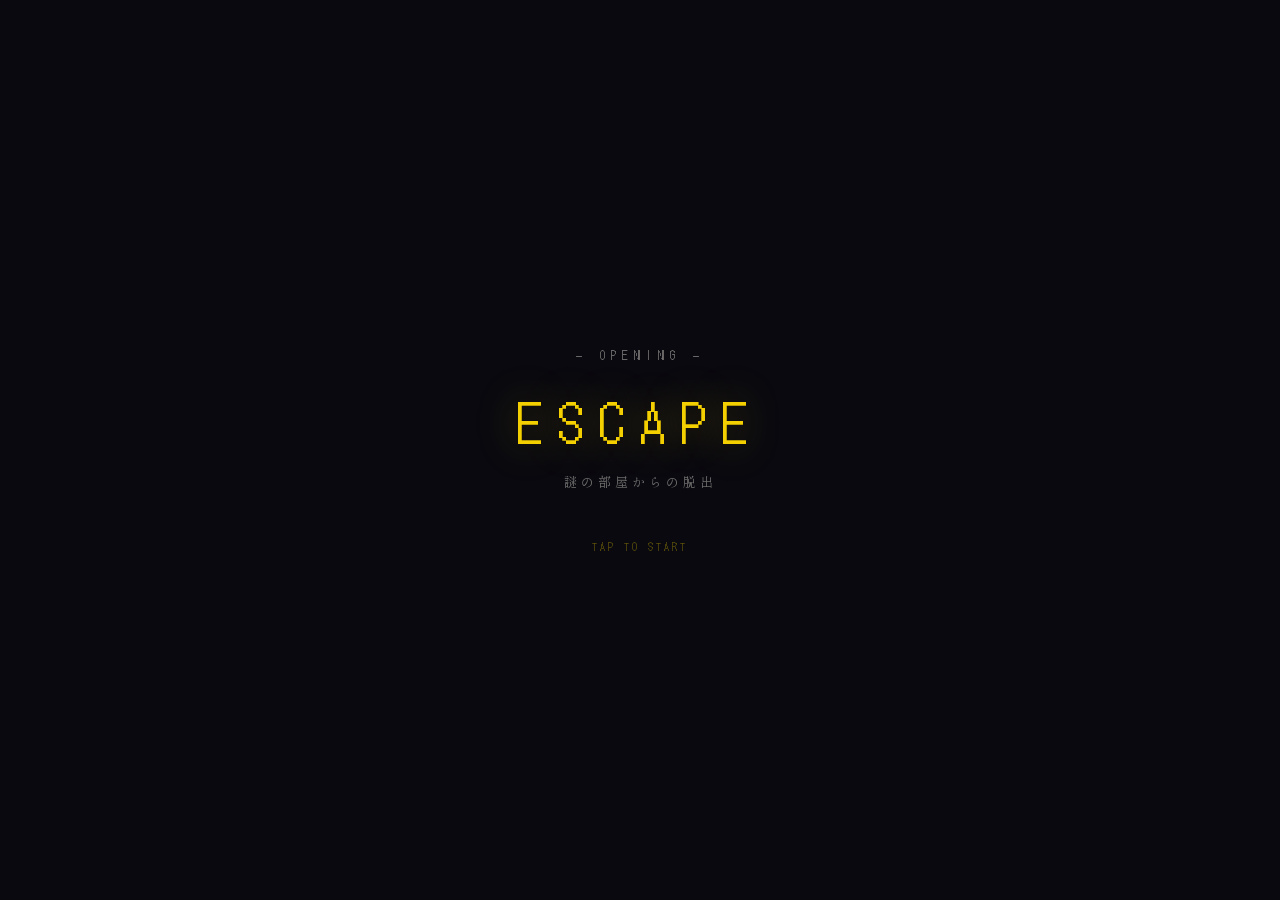
<file: chika/opening.html>
<!DOCTYPE html>
<html lang="ja">
<head>
<meta charset="UTF-8">
<meta name="viewport" content="width=device-width, initial-scale=1.0, maximum-scale=1.0, user-scalable=no">
<title>OPENING — ESCAPE</title>
<style>
@import url('https://fonts.googleapis.com/css2?family=Shippori+Mincho:wght@400;600&family=DotGothic16&display=swap');

:root {
  --bg: #09090f;
  --surface: #0e0e18;
  --border: rgba(255,255,255,0.08);
  --accent: #f5d000;
  --text: #ede8df;
  --dim: rgba(237,232,223,0.45);
  --name-color: #f5d000;
  --box-bg: rgba(9,9,15,0.82);
}

* { margin:0; padding:0; box-sizing:border-box; -webkit-tap-highlight-color:transparent; }

html, body {
  width:100%; height:100%;
  background:var(--bg);
  overflow:hidden;
  touch-action:none;
  user-select:none;
  cursor:pointer;
}

/* ===== SCENE WRAPPER ===== */
#scene {
  position: fixed;
  inset: 0;
  display: flex;
  flex-direction: column;
  align-items: center;
  justify-content: flex-start;
  z-index: 1;
}

/* ===== BACKGROUND ===== */
#bg-layer {
  position: absolute;
  inset: 0;
  background: radial-gradient(ellipse 80% 60% at 50% 30%, #12112a 0%, #09090f 100%);
  transition: background 1.2s ease;
}

/* ノイズテクスチャ */
#bg-layer::after {
  content: '';
  position: absolute;
  inset: 0;
  background-image: url("data:image/svg+xml,%3Csvg xmlns='http://www.w3.org/2000/svg' width='200' height='200'%3E%3Cfilter id='n'%3E%3CfeTurbulence type='fractalNoise' baseFrequency='0.75' numOctaves='4' stitchTiles='stitch'/%3E%3C/filter%3E%3Crect width='200' height='200' filter='url(%23n)' opacity='0.04'/%3E%3C/svg%3E");
  pointer-events: none;
}

/* 光のライン装飾 */
.deco-line {
  position: absolute;
  background: linear-gradient(90deg, transparent, rgba(245,208,0,0.08), transparent);
  height: 1px;
  width: 70%;
  left: 15%;
}
.deco-line.top    { top: 18%; }
.deco-line.bottom { bottom: 18%; }

/* ===== ILLUST FRAME ===== */
#illust-area {
  position: absolute;
  top: 0;
  left: 0;
  right: 0;
  bottom: min(220px, 35vh);
  display: flex;
  align-items: flex-end;
  justify-content: center;
  pointer-events: none;
}

#illust-frame {
  position: relative;
  display: flex;
  align-items: flex-end;
  justify-content: center;
  transition: opacity 0.6s ease, transform 0.6s ease;
}

/* 仮置き四角 */
#illust-placeholder {
  width: min(300px, 72vw);
  height: min(380px, 55vw);
  /* ↑ 後でイラストに合わせてサイズ変更 */
  background: linear-gradient(160deg, #1a1830 0%, #120f22 60%, #1a1020 100%);
  border: 1px solid rgba(245,208,0,0.18);
  display: flex;
  align-items: center;
  justify-content: center;
  flex-direction: column;
  gap: 8px;
  position: relative;
  overflow: hidden;
}

/* 仮置きの内側装飾 */
#illust-placeholder::before {
  content: '';
  position: absolute;
  inset: 12px;
  border: 1px dashed rgba(245,208,0,0.12);
}
#illust-placeholder::after {
  content: '[ ILLUST ]';
  font-family: 'DotGothic16', monospace;
  font-size: 11px;
  color: rgba(245,208,0,0.25);
  letter-spacing: 4px;
}

/* 実際のイラスト画像（後で使う） */
#illust-img {
  width: 100%;
  height: 100%;
  object-fit: contain;
  display: none; /* イラスト差し替え時に display:block にする */
  image-rendering: pixelated;
}

/* キャラ入場アニメ */
#illust-frame.enter {
  animation: charEnter 0.7s cubic-bezier(.22,1,.36,1) forwards;
}
@keyframes charEnter {
  from { opacity: 0; transform: translateY(18px); }
  to   { opacity: 1; transform: translateY(0); }
}
#illust-frame.exit {
  animation: charExit 0.5s ease-in forwards;
}
@keyframes charExit {
  to { opacity: 0; transform: translateY(-10px); }
}

/* ===== TEXT BOX ===== */
#textbox {
  position: absolute;
  bottom: 0;
  left: 0; right: 0;
  min-height: min(200px, 32vh);
  padding: clamp(16px,4vw,24px) clamp(16px,5vw,32px) clamp(20px,5vw,28px);
  background: var(--box-bg);
  backdrop-filter: blur(12px);
  -webkit-backdrop-filter: blur(12px);
  border-top: 1px solid var(--border);
  display: flex;
  flex-direction: column;
  gap: 10px;
  transition: opacity 0.4s;
}

/* 上辺の光ライン */
#textbox::before {
  content: '';
  position: absolute;
  top: 0; left: 10%; right: 10%; height: 1px;
  background: linear-gradient(90deg, transparent, rgba(245,208,0,0.4), transparent);
}

/* 名前プレート */
#name-plate {
  display: inline-flex;
  align-items: center;
  gap: 8px;
  min-height: 22px;
}
#char-name {
  font-family: 'DotGothic16', monospace;
  font-size: clamp(12px, 3.5vw, 14px);
  color: var(--name-color);
  letter-spacing: 3px;
  transition: opacity 0.3s;
}
.name-dash {
  width: 20px; height: 1px;
  background: rgba(245,208,0,0.4);
}

/* メッセージ本文 */
#message-text {
  font-family: 'Shippori Mincho', serif;
  font-size: clamp(14px, 4vw, 17px);
  color: var(--text);
  line-height: 1.95;
  letter-spacing: 0.04em;
  min-height: 3.9em; /* 2行分確保 */
  position: relative;
}

/* タイプライターカーソル */
#cursor {
  display: inline-block;
  width: 2px;
  height: 1em;
  background: var(--text);
  vertical-align: text-bottom;
  margin-left: 2px;
  animation: cursorBlink 0.8s steps(1) infinite;
}
@keyframes cursorBlink { 50% { opacity: 0; } }

/* 続きを示す▼ */
#next-indicator {
  position: absolute;
  right: 0; bottom: -6px;
  font-size: 10px;
  color: var(--accent);
  opacity: 0;
  animation: indicatorBounce 1s ease-in-out infinite;
  transition: opacity 0.4s;
}
#next-indicator.show { opacity: 1; }
@keyframes indicatorBounce {
  0%,100% { transform: translateY(0); }
  50%      { transform: translateY(4px); }
}

/* テキストボックス下部 */
#textbox-footer {
  display: flex;
  justify-content: space-between;
  align-items: center;
  margin-top: auto;
}
#progress-text {
  font-family: 'DotGothic16', monospace;
  font-size: 10px;
  color: var(--dim);
  letter-spacing: 2px;
}
#skip-btn {
  font-family: 'DotGothic16', monospace;
  font-size: 10px;
  color: var(--dim);
  letter-spacing: 2px;
  cursor: pointer;
  padding: 4px 8px;
  border: 1px solid rgba(255,255,255,0.08);
  transition: all 0.2s;
}
#skip-btn:hover, #skip-btn:active { color: var(--accent); border-color: var(--accent); }

/* ===== SCENE TRANSITION ===== */
#transition-overlay {
  position: fixed;
  inset: 0;
  background: #09090f;
  z-index: 100;
  pointer-events: none;
  opacity: 0;
  transition: opacity 0.5s;
}
#transition-overlay.fade-in  { opacity: 1; }
#transition-overlay.fade-out { opacity: 0; }

/* ===== TITLE CARD (冒頭タイトル演出用) ===== */
#title-card {
  position: fixed;
  inset: 0;
  display: flex;
  flex-direction: column;
  align-items: center;
  justify-content: center;
  z-index: 90;
  background: #09090f;
  opacity: 0;
  pointer-events: none;
  transition: opacity 0.8s;
}
#title-card.show { opacity: 1; pointer-events: all; }

.title-eyebrow {
  font-family: 'DotGothic16', monospace;
  font-size: clamp(10px,3vw,12px);
  color: var(--dim);
  letter-spacing: 6px;
  margin-bottom: 20px;
  animation: fadeUp 1s ease 0.3s both;
}
.title-main {
  font-family: 'DotGothic16', monospace;
  font-size: clamp(28px,9vw,52px);
  color: var(--accent);
  letter-spacing: clamp(8px,3vw,16px);
  text-shadow: 0 0 40px rgba(245,208,0,0.4);
  animation: fadeUp 1s ease 0.6s both;
}
.title-sub {
  font-family: 'Shippori Mincho', serif;
  font-size: clamp(11px,3vw,13px);
  color: var(--dim);
  letter-spacing: 4px;
  margin-top: 14px;
  animation: fadeUp 1s ease 0.9s both;
}
.title-tap {
  font-family: 'DotGothic16', monospace;
  font-size: 10px;
  color: rgba(245,208,0,0.35);
  letter-spacing: 3px;
  margin-top: 48px;
  animation: fadeUp 1s ease 1.4s both, blink 1.4s steps(1) 2s infinite;
}
@keyframes fadeUp {
  from { opacity:0; transform:translateY(12px); }
  to   { opacity:1; transform:none; }
}
@keyframes blink { 50% { opacity:0; } }

/* ===== AUTO NEXT INDICATOR ===== */
#auto-bar {
  position: fixed;
  bottom: 0;
  left: 0;
  height: 2px;
  background: var(--accent);
  width: 0%;
  opacity: 0;
  transition: width linear, opacity 0.3s;
  z-index: 50;
}

/* ===== PARTICLE ===== */
.particle {
  position: fixed;
  width: 2px; height: 2px;
  background: rgba(245,208,0,0.5);
  border-radius: 50%;
  pointer-events: none;
  animation: particleFall linear infinite;
  z-index: 1;
}
@keyframes particleFall {
  from { transform: translateY(-10px); opacity: 0.6; }
  to   { transform: translateY(100vh); opacity: 0; }
}
</style>
</head>
<body>

<!-- フェードオーバーレイ -->
<div id="transition-overlay"></div>

<!-- タイトルカード -->
<div id="title-card" class="show">
  <div class="title-eyebrow">— OPENING —</div>
  <div class="title-main">ESCAPE</div>
  <div class="title-sub">謎の部屋からの脱出</div>
  <div class="title-tap" id="title-tap">TAP TO START</div>
</div>

<!-- シーン本体 -->
<div id="scene">

  <!-- 背景 -->
  <div id="bg-layer">
    <div class="deco-line top"></div>
    <div class="deco-line bottom"></div>
  </div>

  <!-- イラスト -->
  <div id="illust-area">
    <div id="illust-frame">
      <img id="illust-img" src="illust.jpg" alt="character"
           style="max-width:min(340px,80vw);max-height:calc(100vh - min(220px,35vh) - 20px);width:auto;height:auto;object-fit:contain;display:block;">
    </div>
  </div>

  <!-- テキストボックス -->
  <div id="textbox">
    <div id="name-plate">
      <span id="char-name"></span>
      <div class="name-dash" id="name-dash" style="display:none"></div>
    </div>
    <div id="message-text">
      <span id="message-body"></span>
      <span id="cursor"></span>
      <div id="next-indicator">▼</div>
    </div>
    <div id="textbox-footer">
      <div id="progress-text">0 / 0</div>
      <div id="skip-btn" onclick="skipAll()">SKIP ▶▶</div>
    </div>
  </div>

</div>

<!-- 自動送りバー -->
<div id="auto-bar"></div>

<script>
// ============================================================
// SCRIPT DATA
// ============================================================
// 各エントリの構造:
// {
//   name: "キャラ名" or "" (地の文は空),
//   text: "セリフ or 地の文",
//   illust: "normal" | "surprised" | "smile" | ... (後でイラスト差し替え時に使用),
//   bg: "dark" | "light" | null,  // 背景変更
//   speed: 40,  // タイプ速度ms（省略で40）
//   pause: 0,   // 表示後の自動待機ms（省略で0＝手動送り）
// }

const SCRIPT = [
  {
    name: "",
    text: "ふむ、なんともまぁ。不可思議な場所に来たものだ",
    illust: "normal",
    speed: 45,
  },
  {
    name: "",
    text: "時にそこの君。近くにいるようだが遠くにいるそこの君に言っている",
    illust: "normal",
    speed: 45,
  },
  {
    name: "",
    text: "私はどうやら閉じ込められたようでね",
    illust: "normal",
    speed: 45,
  },
  {
    name: "",
    text: "君の知恵を借りたいのだよ",
    illust: "normal",
    speed: 45,
  },
  {
    name: "",
    text: "この部屋にあるもので何を調べたらいいか、一緒に考えてくれたまえ",
    illust: "normal",
    speed: 45,
  },
];

// ============================================================
// ENGINE
// ============================================================
let idx = 0;
let typing = false;
let typeTimer = null;
let charIdx = 0;
let waitingNext = false;

// タイトルカードのタップ
document.getElementById('title-card').addEventListener('click', startNovel);
document.getElementById('title-card').addEventListener('touchend', e => { e.preventDefault(); startNovel(); });

function startNovel() {
  const card = document.getElementById('title-card');
  card.style.opacity = '0';
  card.style.transition = 'opacity 0.6s';
  setTimeout(() => {
    card.style.display = 'none';
    spawnParticles();
    showEntry(0);
  }, 650);
}

function showEntry(i) {
  if (i >= SCRIPT.length) { onEnd(); return; }
  idx = i;
  const entry = SCRIPT[i];
  waitingNext = false;

  // 名前
  const nameEl = document.getElementById('char-name');
  const dashEl = document.getElementById('name-dash');
  if (entry.name) {
    nameEl.textContent = entry.name;
    dashEl.style.display = 'block';
  } else {
    nameEl.textContent = '';
    dashEl.style.display = 'none';
  }

  // イラスト切り替え（後で拡張）
  updateIllust(entry.illust || 'normal');

  // 背景変更
  if (entry.bg) updateBg(entry.bg);

  // タイプ開始
  typeText(entry.text, entry.speed || 40, () => {
    document.getElementById('next-indicator').classList.add('show');
    waitingNext = true;
    // 自動送り
    if (entry.pause) {
      setTimeout(() => { if (waitingNext) next(); }, entry.pause);
    }
  });

  // 進捗
  document.getElementById('progress-text').textContent = `${i+1} / ${SCRIPT.length}`;
}

function typeText(text, speed, onDone) {
  const body = document.getElementById('message-body');
  body.textContent = '';
  document.getElementById('next-indicator').classList.remove('show');
  document.getElementById('cursor').style.display = 'inline-block';
  typing = true;
  charIdx = 0;

  if (typeTimer) clearInterval(typeTimer);
  typeTimer = setInterval(() => {
    if (charIdx >= text.length) {
      clearInterval(typeTimer);
      typing = false;
      document.getElementById('cursor').style.display = 'none';
      onDone && onDone();
      return;
    }
    body.textContent += text[charIdx++];
  }, speed);
}

function next() {
  if (typing) {
    // タイプ中なら即表示
    clearInterval(typeTimer);
    typing = false;
    document.getElementById('message-body').textContent = SCRIPT[idx].text;
    document.getElementById('cursor').style.display = 'none';
    document.getElementById('next-indicator').classList.add('show');
    waitingNext = true;
    return;
  }
  if (!waitingNext) return;

  // フェードなしで次へ
  document.getElementById('next-indicator').classList.remove('show');
  showEntry(idx + 1);
}

function skipAll() {
  if (typeTimer) clearInterval(typeTimer);
  typing = false;
  waitingNext = false;
  onEnd();
}

function onEnd() {
  fade(() => { window.location.href = 'escape_game.html'; });
}

function fade(cb) {
  const overlay = document.getElementById('transition-overlay');
  overlay.style.transition = 'opacity 0.6s';
  overlay.classList.add('fade-in');
  setTimeout(cb, 650);
}

// ============================================================
// ILLUST SWITCHER
// ============================================================
// 後でイラストを複数用意する場合、ここで切り替え
// illust: 'normal' | 'smile' | 'surprised' | etc.
const ILLUST_MAP = {
  // 'normal':    'img/normal.png',
  // 'smile':     'img/smile.png',
  // 'surprised': 'img/surprised.png',
};

function updateIllust(state) {
  // illust.png を差し替えるだけでOK
  // 複数差分を使う場合は ILLUST_MAP に追加して src を切り替え
  const img = document.getElementById('illust-img');
  if (ILLUST_MAP[state]) {
    img.src = ILLUST_MAP[state];
  }
}

// ============================================================
// BG SWITCHER
// ============================================================
function updateBg(mode) {
  const bg = document.getElementById('bg-layer');
  const gradients = {
    dark:  'radial-gradient(ellipse 80% 60% at 50% 30%, #12112a 0%, #09090f 100%)',
    light: 'radial-gradient(ellipse 80% 60% at 50% 30%, #1a1830 0%, #0d0c1f 100%)',
    warm:  'radial-gradient(ellipse 80% 60% at 50% 30%, #1f1510 0%, #09090f 100%)',
  };
  if (gradients[mode]) bg.style.background = gradients[mode];
}

// ============================================================
// INPUT
// ============================================================
// タップ / クリック
document.addEventListener('click', e => {
  if (document.getElementById('title-card').style.display !== 'none' &&
      !document.getElementById('title-card').style.opacity) return;
  if (e.target.id === 'skip-btn' || e.target.closest('#title-card')) return;
  next();
});

// スワイプ（上方向 or 右方向）
let touchX = 0, touchY = 0;
document.addEventListener('touchstart', e => {
  touchX = e.touches[0].clientX;
  touchY = e.touches[0].clientY;
}, {passive: true});
document.addEventListener('touchend', e => {
  if (e.target.closest('#title-card') || e.target.id === 'skip-btn') return;
  const dx = e.changedTouches[0].clientX - touchX;
  const dy = e.changedTouches[0].clientY - touchY;
  // スワイプ判定
  if (Math.abs(dx) < 10 && Math.abs(dy) < 10) { next(); return; } // タップ
  if (dy < -20 || dx > 30) next(); // 上スワイプ or 右スワイプで送り
}, {passive: true});

// キーボード
document.addEventListener('keydown', e => {
  if (['Enter','Space','ArrowRight'].includes(e.code)) { e.preventDefault(); next(); }
});

// ============================================================
// PARTICLES（雰囲気演出）
// ============================================================
function spawnParticles() {
  for (let i = 0; i < 12; i++) {
    setTimeout(() => {
      const p = document.createElement('div');
      p.className = 'particle';
      p.style.left = Math.random() * 100 + 'vw';
      p.style.animationDuration = (8 + Math.random() * 14) + 's';
      p.style.animationDelay = (Math.random() * 6) + 's';
      p.style.opacity = (0.1 + Math.random() * 0.4).toString();
      p.style.width = p.style.height = (1 + Math.random() * 2) + 'px';
      document.body.appendChild(p);
    }, i * 200);
  }
}
</script>
</body>
</html>
</file>
<file: sui/style.css>
html,
body {
  margin: 0;
  padding: 0;
  overflow: hidden;
  background: #111;
  touch-action: none;
  user-select: none;
  -webkit-user-select: none;
  -webkit-touch-callout: none;
  font-family: sans-serif;
}

* {
  box-sizing: border-box;
}

canvas {
  display: block;
  width: 100vw;
  height: calc(100vh - 110px);
  background: linear-gradient(#1b2b46, #55779c 46%, #5c5c5c 46%, #727272 100%);
}

#hud {
  position: fixed;
  top: 8px;
  left: 8px;
  z-index: 20;
  color: #fff;
  font-size: 14px;
  background: rgba(0, 0, 0, 0.35);
  padding: 8px 12px;
  border-radius: 10px;
  line-height: 1.4;
  pointer-events: none;
}

.controls {
  position: fixed;
  left: 0;
  right: 0;
  bottom: 12px;
  display: flex;
  justify-content: center;
  gap: 12px;
  z-index: 30;
  padding: 0 8px;
}

button {
  width: 84px;
  height: 84px;
  font-size: 28px;
  border: none;
  border-radius: 16px;
  background: rgba(255, 255, 255, 0.92);
  color: #111;
  touch-action: none;
  user-select: none;
  -webkit-user-select: none;
  -webkit-touch-callout: none;
  -webkit-tap-highlight-color: transparent;
}

button:active {
  transform: scale(0.96);
}

@media (max-width: 600px) {
  .controls {
    gap: 10px;
    bottom: 10px;
  }

  button {
    width: 72px;
    height: 72px;
    font-size: 24px;
    border-radius: 14px;
  }

  #hud {
    font-size: 13px;
    padding: 7px 10px;
  }

  canvas {
    height: calc(100vh - 96px);
  }
}
</file>
